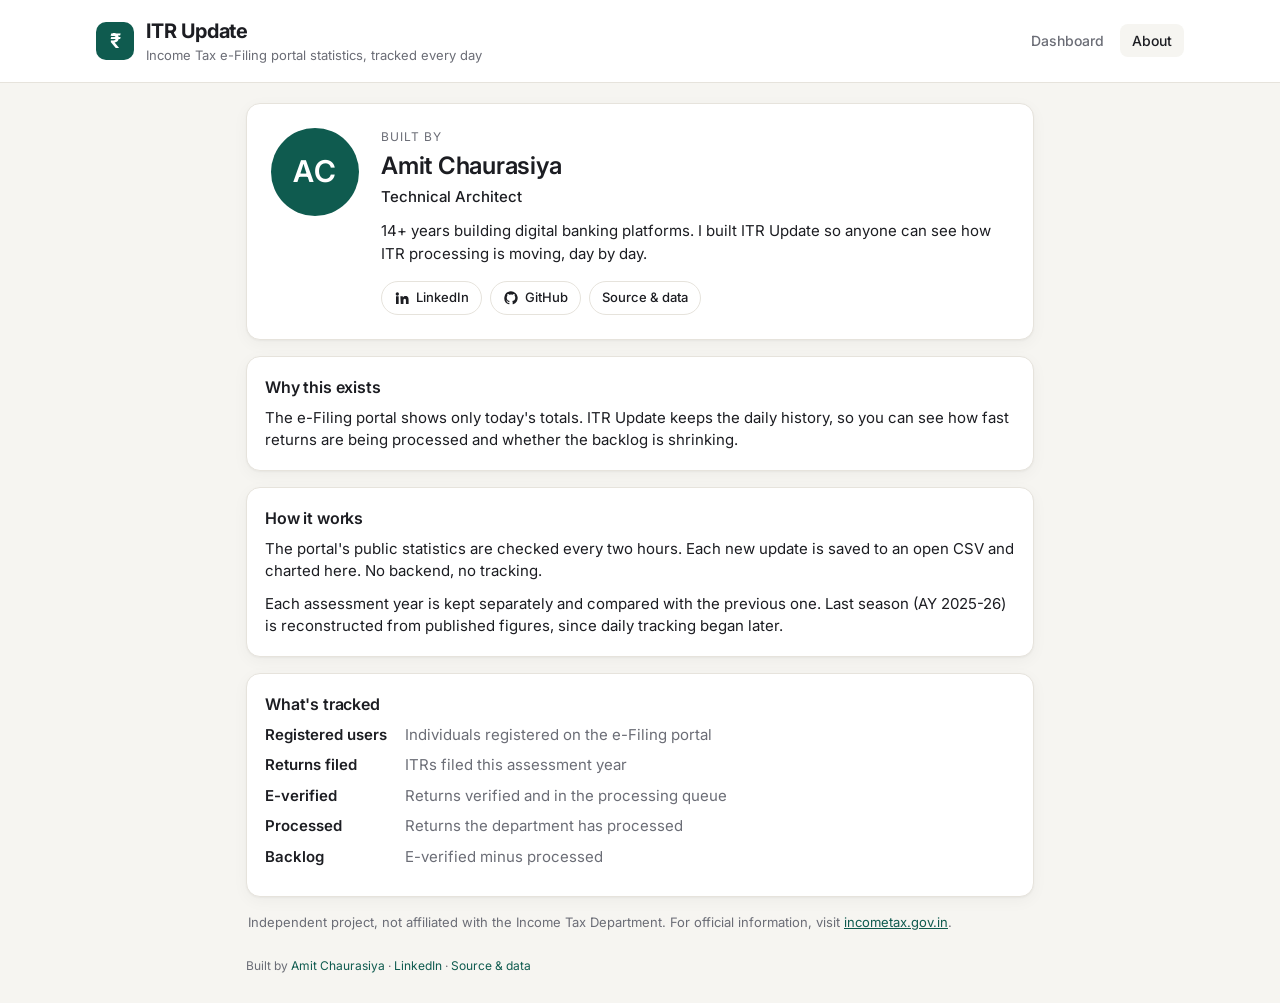
<file: about.html>
<!doctype html>
<html lang="en">
<head>
  <meta charset="utf-8">
  <meta name="viewport" content="width=device-width, initial-scale=1">
  <title>About — ITR Update</title>
  <meta name="description" content="Why ITR Update exists, how the data is collected, and who built it.">
  <meta property="og:title" content="About ITR Update">
  <meta property="og:description" content="Daily, open tracking of Income Tax e-Filing statistics — and who built it.">
  <meta property="og:type" content="website">
  <link rel="icon" href="assets/favicon.svg" type="image/svg+xml">
  <link rel="preconnect" href="https://fonts.googleapis.com">
  <link href="https://fonts.googleapis.com/css2?family=Inter:wght@400;500;600;700&family=JetBrains+Mono:wght@500&display=swap" rel="stylesheet">
  <link rel="stylesheet" href="assets/style.css">
</head>
<body data-page="about">
  <header class="top">
    <div class="wrap">
      <a class="brand" href="index.html">
        <span class="logo" aria-hidden="true">₹</span>
        <div>
          <h1>ITR Update</h1>
          <p class="sub">Income Tax e-Filing portal statistics, tracked every day</p>
        </div>
      </a>
      <nav class="nav" id="nav" aria-label="Main"></nav>
    </div>
  </header>

  <main class="wrap about">
    <section class="panel person" id="person"></section>

    <section class="panel prose">
      <h2>Why this exists</h2>
      <p>The e-Filing portal shows only today's totals. ITR Update keeps the daily history, so you can see how fast returns are being processed and whether the backlog is shrinking.</p>
    </section>

    <section class="panel prose">
      <h2>How it works</h2>
      <p>The portal's public statistics are checked every two hours. Each new update is saved to an open CSV and charted here. No backend, no tracking.</p>
      <p>Each assessment year is kept separately and compared with the previous one. Last season (AY 2025-26) is reconstructed from published figures, since daily tracking began later.</p>
    </section>

    <section class="panel prose">
      <h2>What's tracked</h2>
      <dl class="defs">
        <dt>Registered users</dt><dd>Individuals registered on the e-Filing portal</dd>
        <dt>Returns filed</dt><dd>ITRs filed this assessment year</dd>
        <dt>E-verified</dt><dd>Returns verified and in the processing queue</dd>
        <dt>Processed</dt><dd>Returns the department has processed</dd>
        <dt>Backlog</dt><dd>E-verified minus processed</dd>
      </dl>
    </section>

    <p class="hint disclaimer">Independent project, not affiliated with the Income Tax Department. For official information, visit <a href="https://www.incometax.gov.in" target="_blank" rel="noopener">incometax.gov.in</a>.</p>
  </main>

  <footer class="wrap foot narrow" id="credit"></footer>

  <script src="assets/config.js"></script>
  <script src="assets/site.js"></script>
  <script>
    (() => {
      const S = window.SITE || {};
      const esc = (s) => String(s).replace(/[&<>"']/g, (c) => ({ '&': '&amp;', '<': '&lt;', '>': '&gt;', '"': '&quot;', "'": '&#39;' }[c]));
      const initials = (S.name || '?').split(/\s+/).map((w) => w[0]).slice(0, 2).join('').toUpperCase();
      const avatar = S.photo
        ? `<img class="avatar" src="${esc(S.photo)}" alt="${esc(S.name)}">`
        : `<div class="avatar" aria-hidden="true">${esc(initials)}</div>`;
      const roleLine = [S.role, S.company].filter(Boolean).map(esc).join(' · ');
      document.getElementById('person').innerHTML = `
        ${avatar}
        <div class="person-body">
          <p class="eyebrow">Built by</p>
          <h2>${esc(S.name || '')}</h2>
          ${roleLine ? `<p class="role">${roleLine}</p>` : ''}
          ${S.location ? `<p class="hint">${esc(S.location)}</p>` : ''}
          ${S.bio ? `<p class="bio">${esc(S.bio)}</p>` : ''}
          <div class="socials">${window.siteLinks('chip')}${S.repo ? `<a class="chip" href="${esc(S.repo)}" target="_blank" rel="noopener"><span>Source &amp; data</span></a>` : ''}</div>
        </div>`;
    })();
  </script>
</body>
</html>
</file>
<file: assets/style.css>
:root {
  --bg: #f6f5f1;
  --panel: #ffffff;
  --ink: #1c1d22;
  --muted: #6b6d76;
  --line: #e6e3dc;
  --accent: #0f5b4f;
  --up: #11795f;
  --down: #b3412c;
  --c1: #0f5b4f;
  --c2: #c06a1b;
  --c3: #3b5fb0;
  --c4: #8a3f8f;
  --shadow: 0 1px 2px rgba(20, 20, 30, .04), 0 4px 16px rgba(20, 20, 30, .04);
}
@media (prefers-color-scheme: dark) {
  :root {
    --bg: #111317; --panel: #1a1d22; --ink: #ecebe7; --muted: #9a9ca5; --line: #2a2e35;
    --accent: #4cc2a6; --up: #4cc2a6; --down: #f08a72;
    --c1: #4cc2a6; --c2: #f0a85a; --c3: #85a6f0; --c4: #d08ad4;
    --shadow: none;
  }
}

* { box-sizing: border-box; }
html, body { margin: 0; }
body {
  background: var(--bg); color: var(--ink);
  font: 15px/1.5 Inter, system-ui, -apple-system, Segoe UI, sans-serif;
  -webkit-font-smoothing: antialiased;
}
.wrap { max-width: 1120px; margin: 0 auto; padding: 0 16px; }
h1, h2 { margin: 0; letter-spacing: -.01em; }
h1 { font-size: 20px; font-weight: 700; }
h2 { font-size: 16px; font-weight: 600; }
.num, .big, td.n { font-family: "JetBrains Mono", ui-monospace, monospace; font-variant-numeric: tabular-nums; }

.top { border-bottom: 1px solid var(--line); background: var(--panel); }
.top .wrap { display: flex; align-items: center; justify-content: space-between; gap: 16px; padding-block: 16px; flex-wrap: wrap; }
.brand { display: flex; gap: 12px; align-items: center; }
.logo { width: 38px; height: 38px; border-radius: 10px; display: grid; place-items: center; background: var(--accent); color: var(--panel); font-weight: 700; font-size: 20px; }
.sub, .hint, .meta { color: var(--muted); margin: 0; font-size: 13px; }

main.wrap { padding-block: 20px 8px; display: grid; grid-template-columns: minmax(0, 1fr); gap: 16px; }
main > * { min-width: 0; }
.panel { background: var(--panel); border: 1px solid var(--line); border-radius: 14px; padding: 18px; box-shadow: var(--shadow); }
.panel-head { display: flex; justify-content: space-between; align-items: center; gap: 12px; margin-bottom: 12px; flex-wrap: wrap; }

.cards { display: grid; grid-template-columns: repeat(4, 1fr); gap: 12px; }
.card { background: var(--panel); border: 1px solid var(--line); border-radius: 14px; padding: 16px; box-shadow: var(--shadow); border-top: 3px solid var(--c); min-width: 0; }
.card .lbl { font-size: 13px; color: var(--muted); }
.card .num { font-size: 26px; font-weight: 500; margin: 6px 0 2px; white-space: nowrap; overflow: hidden; text-overflow: ellipsis; }
.card .words { font-size: 13px; color: var(--muted); }
.card .delta { margin-top: 10px; font-size: 13px; font-weight: 600; }
.up { color: var(--up); } .down { color: var(--down); } .flat { color: var(--muted); }

.backlog { display: flex; justify-content: space-between; align-items: center; gap: 16px; flex-wrap: wrap; }
.backlog-figs { display: flex; gap: 32px; flex-wrap: wrap; }
.backlog-figs > div { display: flex; flex-direction: column; }
.big { font-size: 22px; font-weight: 500; }
.lbl { font-size: 12px; color: var(--muted); }

.chart { position: relative; height: 300px; }

.seg { display: inline-flex; border: 1px solid var(--line); border-radius: 8px; overflow: hidden; }
.seg button { border: 0; background: transparent; color: var(--muted); padding: 6px 12px; font: inherit; font-size: 13px; cursor: pointer; }
.seg button.on { background: var(--accent); color: var(--panel); }
select, .btn { font: inherit; font-size: 13px; color: var(--ink); background: var(--panel); border: 1px solid var(--line); border-radius: 8px; padding: 6px 10px; text-decoration: none; cursor: pointer; }
.btn:hover, select:hover { border-color: var(--muted); }

.table-wrap { overflow-x: auto; }
table { width: 100%; border-collapse: collapse; font-size: 13px; }
th, td { padding: 8px 10px; border-bottom: 1px solid var(--line); text-align: right; white-space: nowrap; }
th:first-child, td:first-child { text-align: left; }
th { color: var(--muted); font-weight: 500; }
td small { display: block; font-size: 11px; }

.empty code { background: var(--bg); padding: 1px 6px; border-radius: 5px; }
.foot { color: var(--muted); font-size: 12px; padding-block: 16px 28px; }

@media (max-width: 860px) { .cards { grid-template-columns: repeat(2, 1fr); } }
@media (max-width: 480px) {
  .card .num { font-size: 18px; }
  .chart { height: 240px; }
  .backlog-figs { gap: 18px; }
}

/* ---- nav, footer credit ---- */
a.brand { color: inherit; text-decoration: none; }
.nav { display: flex; gap: 4px; }
.nav a { color: var(--muted); text-decoration: none; font-size: 14px; font-weight: 500; padding: 6px 12px; border-radius: 8px; }
.nav a:hover { color: var(--ink); background: var(--bg); }
.nav a[aria-current="page"] { color: var(--ink); background: var(--bg); }
.top .wrap.meta-row { padding-block: 0 14px; margin-top: -8px; }
.foot p { margin: 0 0 6px; }
.foot a { color: var(--accent); text-decoration: none; }
.foot a:hover { text-decoration: underline; }

/* ---- about ---- */
.about, .foot.narrow { max-width: 820px; }
.person { display: flex; gap: 22px; align-items: flex-start; padding: 24px; }
.avatar { flex: none; width: 88px; height: 88px; border-radius: 50%; object-fit: cover; display: grid; place-items: center;
  background: var(--accent); color: var(--panel); font-size: 30px; font-weight: 600; letter-spacing: .02em; }
.person-body { min-width: 0; }
.eyebrow { margin: 0; font-size: 12px; text-transform: uppercase; letter-spacing: .08em; color: var(--muted); }
.person h2 { font-size: 24px; margin: 2px 0 2px; }
.role { margin: 0; color: var(--ink); font-weight: 500; }
.bio { margin: 12px 0 0; }
.socials { display: flex; flex-wrap: wrap; gap: 8px; margin-top: 16px; }
.chip { display: inline-flex; align-items: center; gap: 6px; font-size: 13px; font-weight: 500; color: var(--ink); text-decoration: none;
  border: 1px solid var(--line); border-radius: 999px; padding: 6px 12px; }
.chip:hover { border-color: var(--accent); color: var(--accent); }
.prose h2 { margin-bottom: 8px; }
.prose p { margin: 0 0 10px; }
.prose p:last-child { margin-bottom: 0; }
.prose a { color: var(--accent); }
.steps { margin: 0; padding-left: 20px; display: grid; gap: 8px; }
.defs { margin: 0 0 10px; display: grid; grid-template-columns: max-content 1fr; gap: 8px 18px; }
.defs dt { font-weight: 600; }
.defs dd { margin: 0; color: var(--muted); }
@media (max-width: 560px) {
  .person { flex-direction: column; gap: 14px; }
  .avatar { width: 72px; height: 72px; font-size: 24px; }
  .defs { grid-template-columns: 1fr; gap: 2px; }
  .defs dd { margin-bottom: 8px; }
}
.disclaimer { padding: 0 2px; }
.disclaimer a { color: var(--accent); }
.chart-note { height: 100%; margin: 0; display: grid; place-items: center; text-align: center; color: var(--muted); font-size: 14px;
  border: 1px dashed var(--line); border-radius: 10px; padding: 16px; }
.seg[hidden], select[hidden] { display: none; }
.chart:has(.chart-note) { height: 120px; }

/* ---- seasons ---- */
.season-bar { display: flex; gap: 8px; align-items: center; padding-bottom: 14px; overflow-x: auto; scrollbar-width: none; }
.season-bar::-webkit-scrollbar { display: none; }
.season-lbl { font-size: 12px; text-transform: uppercase; letter-spacing: .08em; color: var(--muted); margin-right: 4px; }
.season { flex: none; display: flex; flex-direction: column; text-decoration: none; color: var(--ink); font-size: 14px; font-weight: 600;
  border: 1px solid var(--line); border-radius: 10px; padding: 6px 12px; line-height: 1.25; background: var(--panel); }
.season small { font-size: 11px; font-weight: 500; color: var(--muted); }
.season:hover { border-color: var(--muted); }
.season.on { border-color: var(--accent); box-shadow: inset 0 0 0 1px var(--accent); }
.season.on small { color: var(--accent); }
.season-note { font-size: 14px; border-left: 3px solid var(--c2); }
.season-note p { margin: 0; }
.season-note details { margin-top: 8px; }
.season-note summary { cursor: pointer; color: var(--accent); font-size: 13px; font-weight: 500; }
.season-note ul { margin: 8px 0 0; padding-left: 18px; font-size: 13px; display: grid; gap: 4px; }
.season-note a { color: var(--accent); }

.cmp-grid { display: grid; grid-template-columns: repeat(3, 1fr); gap: 12px; margin-bottom: 16px; }
.cmp { border: 1px solid var(--line); border-radius: 10px; padding: 12px 14px; min-width: 0; }
.cmp .lbl { font-size: 13px; color: var(--muted); }
.cmp-row { display: flex; align-items: baseline; gap: 10px; margin: 4px 0 2px; flex-wrap: wrap; }
.cmp-pct { font-size: 14px; font-weight: 600; }
.cmp .hint { font-size: 12px; }
.chart[data-note] { height: 120px; }
.chart canvas[hidden] { display: none; }
@media (max-width: 760px) { .cmp-grid { grid-template-columns: 1fr; } }
.top .wrap.season-wrap { padding-block: 0; }
.cmp-grid > p { grid-column: 1 / -1; margin: 0; }
</file>
